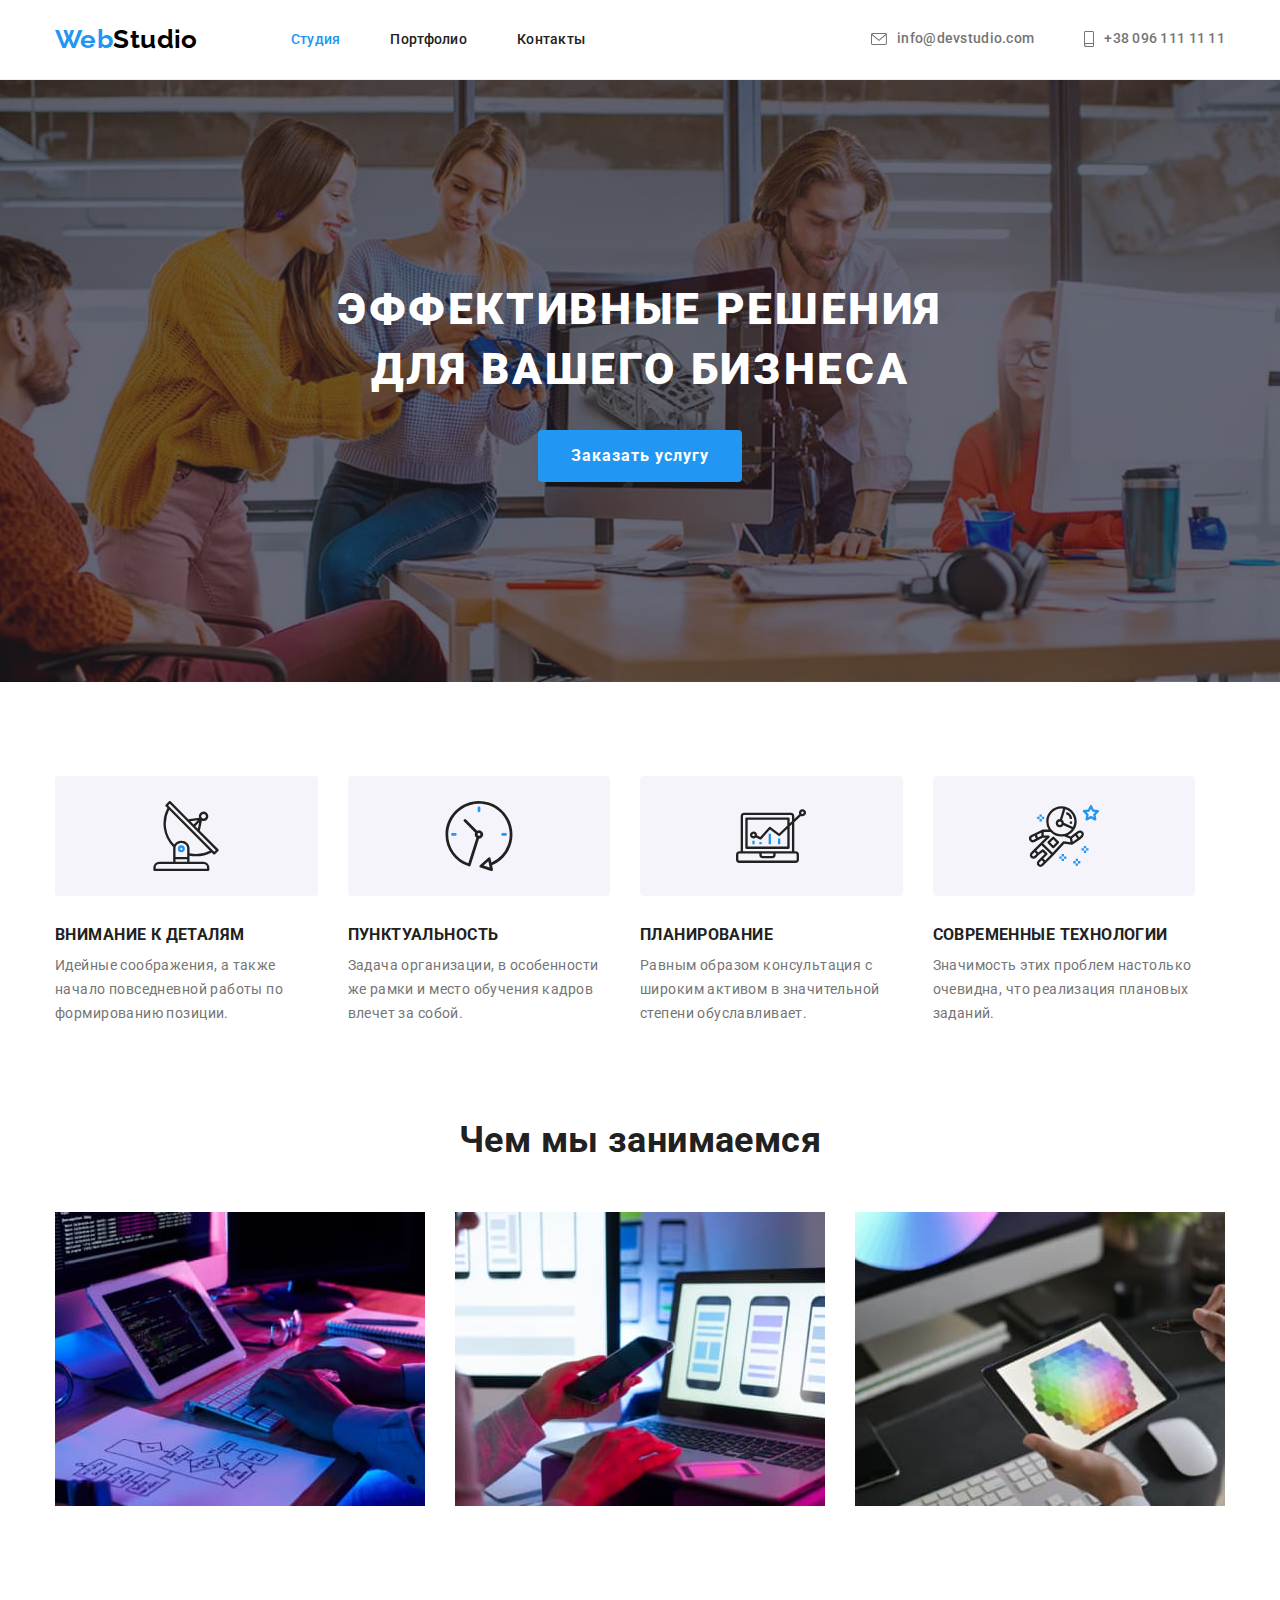
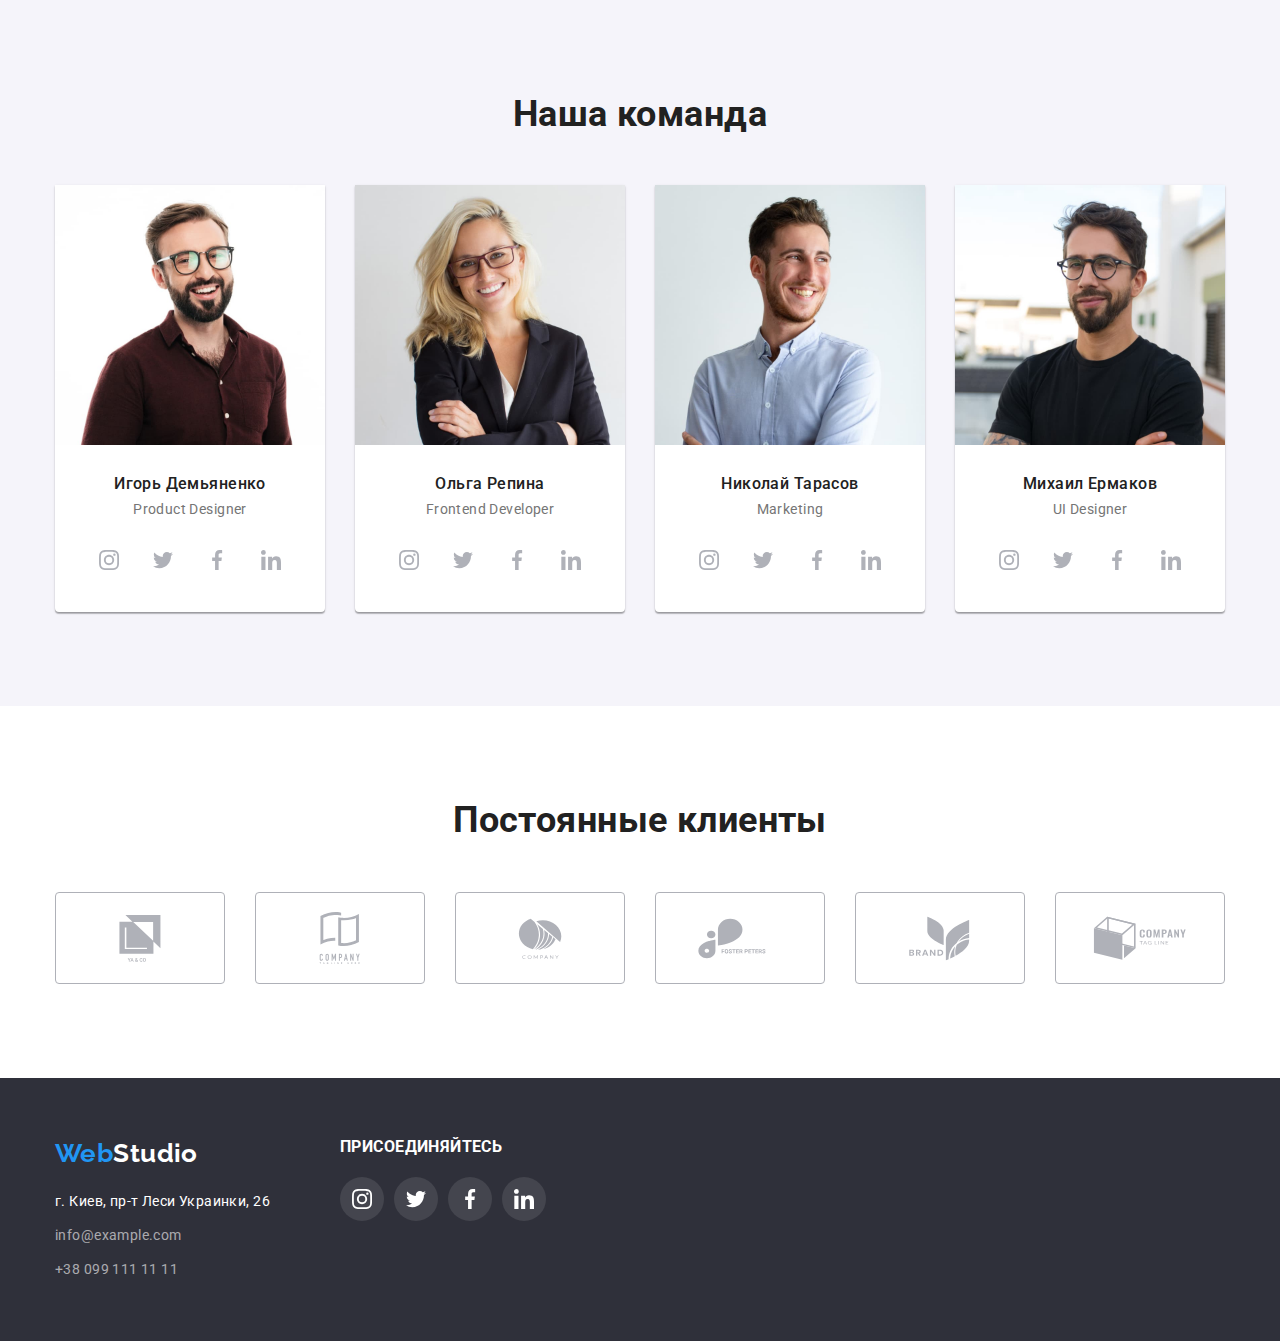
<file: index.html>
<!DOCTYPE html>
<html lang="ru">
<head>
    <meta charset="UTF-8">
    <meta http-equiv="X-UA-Compatible" content="IE=edge">
    <meta name="viewport" content="width=device-width, initial-scale=1.0">
    <link rel="preconnect" href="https://fonts.googleapis.com">
    <link rel="preconnect" href="https://fonts.gstatic.com" crossorigin>
    <link href="https://fonts.googleapis.com/css2?family=Raleway:wght@700&family=Roboto:wght@400;500;700;900&display=swap" rel="stylesheet">
    <title>Document</title>
    <link rel="stylesheet" href="https://cdnjs.cloudflare.com/ajax/libs/modern-normalize/1.1.0/modern-normalize.min.css">
    <link rel="stylesheet" href="./styles/styles.css">
</head>
<body>
    <!--Header-->
   <header class="header">
    <div class="container main-nav">
    <nav class="navigation">
    <a class="logo link" lang="en" href="./index.html"><span class="logo-color">Web</span>Studio</a>
    <ul class="nav list">
        <li class="nav-item"><a class="nav-link current link" href="">Студия</a></li>
        <li class="nav-item"><a class="nav-link link" href="./portfolio.html">Портфолио</a></li>
        <li class="nav-item"><a class="nav-link link" href="">Контакты</a></li>
    </ul>
    </nav>
    <ul class="contact list">
        <li class="contanct-item"><a class="contact-list link" href="mailto:info@devstudio.com">
            <svg class="contact-icon" width="16" height="12">
                <use href="./images/sprite.svg#icon-envelope"></use>
            </svg>
            info@devstudio.com</a>
        </li>
        <li class="contanct-item"><a class="contact-list link" href="tel:+380961111111">
            <svg class="contact-icon" width="10" height="16">
                <use href="./images/sprite.svg#icon-smartphone"></use>
            </svg>
            +38 096 111 11 11</a>
        </li>
    </ul>
    </div>
    </header>
   <main>
    <!--Main-Section-->
    <section class="main-section section" >
        <div class="container">
        <h1 class="main-section-item">Эффективные решения для вашего бизнеса</h1>
        <button class="button" type="button">Заказать услугу</button>
    </div>
    </section>
    <section class="section ">
        <!--Advantages-->
        <div class="container">
            <h2 class="visually-hidden">Преимущества</h2>
            <ul class="advantages list">
            <li class="menu-adv-item icon-antenna">
                <div class="adv-icon">
                    <svg class="adv-icon-item">
                        <use href="./images/sprite.svg#icon-antenna"></use>
                    </svg>
                </div>
            <h3 class="menu-adv-list">ВНИМАНИЕ К ДЕТАЛЯМ</h3>
            <p class="describing-text">Идейные соображения, а также начало повседневной работы по формированию позиции.</p>
            </li>
            <li class="menu-adv-item icon-clock">
                <div class="adv-icon">
                    <svg class="adv-icon-item">
                        <use href="./images/sprite.svg#icon-clock"></use>
                    </svg>
                </div>
            <h3 class="menu-adv-list">ПУНКТУАЛЬНОСТЬ</h3>
            <p class="describing-text">Задача организации, в особенности же рамки и место обучения кадров влечет за собой.</p>
            </li>
            <li class="menu-adv-item icon-diagrama">
                <div class="adv-icon">
                    <svg class="adv-icon-item">
                        <use href="./images/sprite.svg#icon-diagram"></use>
                    </svg>
                </div>
            <h3 class="menu-adv-list">ПЛАНИРОВАНИЕ</h3>
            <p class="describing-text">Равным образом консультация с широким активом в значительной степени обуславливает.</p>
            </li>
            <li class="menu-adv-item icon-astronaut">
                <div class="adv-icon" >
                    <svg class="adv-icon-item">
                        <use href="./images/sprite.svg#icon-astronaut"></use>
                    </svg>
                </div>
            <h3 class="menu-adv-list">СОВРЕМЕННЫЕ ТЕХНОЛОГИИ</h3>
            <p class="describing-text">Значимость этих проблем настолько очевидна, что реализация плановых заданий.</p>
            </li>
        </ul>
        </div>
    </section>
    <section class="section section-d">
        <!--What are we doing-->
        <div class="container">
        <h2 class="section-title">Чем мы занимаемся</h2>
        <ul class="section-list list">
            <li class="section-foto"><img src="./images/doing/box_1.jpg" alt="Работаем за компьютером" width="370" height="294"></li>
            <li class="section-foto"><img src="./images/doing/box_2.jpg" alt="Работаем в телефоне" width="370" height="294"></li>
            <li class="section-foto"><img src="./images/doing/box_3.jpg" alt="Работаем в планшете" width="370" height="294"></li>
        </ul>
        </div>
    </section>
    <section class="section section-c">
        <!--Our team-->
    <div class="container">
        <h2 class="section-title">Наша команда</h2>
        <ul class="team-list list">
            <li class="team-item">
                <img src="./images/team/team_card-1.jpg" alt="Фото команды" width="270" height="260">
                <h3 class="team-name">Игорь Демьяненко</h3>
                <p class="team-position" lang="en">Product Designer</p>
                <ul class="social_list-icon">
                    <li class="social_item-icon"><a href=""  class="social-link-icon">
                        <svg width="20" height="20">
                        <use href="./images/sprite.svg#icon-instagram-2"></use>
                    </svg>
                        </a>
                    </li>
                    <li class="social_item-icon"><a href=""  class="social-link-icon">
                        <svg width="20" height="20">
                        <use href="./images/sprite.svg#icon-twitter-1"></use>
                        </svg>
                        </a>
                    </li>
                    <li class="social_item-icon"><a href=""  class="social-link-icon">
                        <svg width="20" height="20">
                        <use href="./images/sprite.svg#icon-facebook-1"></use>
                        </svg>
                        </a>
                    </li>
                    <li class="social_item-icon"><a href=""  class="social-link-icon">
                        <svg width="20" height="20">
                        <use href="./images/sprite.svg#icon-linkedin-1"></use>
                    </svg>
                       </a>
                    </li>
                </ul>
            </li>
            <li class="team-item"><img src="./images/team/team_card-2.jpg" alt="Фото Команды" width="270" height="260">
                <h3 class="team-name">Ольга Репина</h3>
                <p class="team-position" lang="en">Frontend Developer</p>
                <ul class="social_list-icon">
                    <li class="social_item-icon"><a href=""  class="social-link-icon">
                        <svg width="20" height="20">
                        <use href="./images/sprite.svg#icon-instagram-2"></use>
                    </svg>
                        </a>
                    </li>
                    <li class="social_item-icon"><a href=""  class="social-link-icon">
                        <svg width="20" height="20">
                        <use href="./images/sprite.svg#icon-twitter-1"></use>
                        </svg>
                        </a>
                    </li>
                    <li class="social_item-icon"><a href=""  class="social-link-icon">
                        <svg width="20" height="20">
                        <use href="./images/sprite.svg#icon-facebook-1"></use>
                        </svg>
                        </a>
                    </li>
                    <li class="social_item-icon"><a href=""  class="social-link-icon">
                        <svg width="20" height="20">
                        <use href="./images/sprite.svg#icon-linkedin-1"></use>
                    </svg>
                       </a>
                    </li>
                </ul>
            </li>
            <li class="team-item"><img src="./images/team/team_card-3.jpg" alt="Фото Команды" width="270" height="260">
                <h3 class="team-name">Николай Тарасов</h3>
                <p class="team-position" lang="en">Marketing</p>
                <ul class="social_list-icon">
                    <li class="social_item-icon"><a href=""  class="social-link-icon">
                        <svg width="20" height="20">
                        <use href="./images/sprite.svg#icon-instagram-2"></use>
                    </svg>
                        </a>
                    </li>
                    <li class="social_item-icon"><a href=""  class="social-link-icon">
                        <svg width="20" height="20">
                        <use href="./images/sprite.svg#icon-twitter-1"></use>
                        </svg>
                        </a>
                    </li>
                    <li class="social_item-icon"><a href=""  class="social-link-icon">
                        <svg width="20" height="20">
                        <use href="./images/sprite.svg#icon-facebook-1"></use>
                        </svg>
                        </a>
                    </li>
                    <li class="social_item-icon"><a href=""  class="social-link-icon">
                        <svg width="20" height="20">
                        <use href="./images/sprite.svg#icon-linkedin-1"></use>
                    </svg>
                       </a>
                    </li>
                </ul>
            </li>
            <li class="team-item"><img src="./images/team/team_card-4.jpg" alt="Фото Команды" width="270" height="260">
                <h3 class="team-name">Михаил Ермаков</h3>
                <p class="team-position" lang="en">UI Designer</p>
                <ul class="social_list-icon">
                    <li class="social_item-icon"><a href=""  class="social-link-icon">
                        <svg width="20" height="20">
                        <use href="./images/sprite.svg#icon-instagram-2"></use>
                    </svg>
                        </a>
                    </li>
                    <li class="social_item-icon"><a href=""  class="social-link-icon">
                        <svg width="20" height="20">
                        <use href="./images/sprite.svg#icon-twitter-1"></use>
                        </svg>
                        </a>
                    </li>
                    <li class="social_item-icon"><a href=""  class="social-link-icon">
                        <svg width="20" height="20">
                        <use href="./images/sprite.svg#icon-facebook-1"></use>
                        </svg>
                        </a>
                    </li>
                    <li class="social_item-icon"><a href=""  class="social-link-icon">
                        <svg width="20" height="20">
                        <use href="./images/sprite.svg#icon-linkedin-1"></use>
                    </svg>
                       </a>
                    </li>
                </ul>
            </li>
        </ul>
    </div>
    </section>
    <section class="section client">
        <div class="container">
          <h2 class="section-title">Постоянные клиенты</h2>
          <ul class="client-list list">
            <li class="clients-list-item">
              <a class="clients-link" href="">
                <svg class="client-icon" widht="41" height="47">
                  <use href="./images/sprite.svg#icon-client_1"></use>
                </svg>
              </a>
            </li>
            <li class="clients-list-item">
              <a class="clients-link" href="">
                <svg class="client-icon" widht="40" height="52">
                  <use href="./images/sprite.svg#icon-client_2"></use>
                </svg>
              </a>
            </li>
            <li class="clients-list-item">
              <a class="clients-link" href=""
                ><svg class="client-icon" width="44" height="41">
                  <use href="./images/sprite.svg#icon-client_3"></use>
                </svg>
              </a>
            </li>
            <li class="clients-list-item">
              <a class="clients-link" href="">
                <svg class="client-icon" width="84" height="41">
                  <use href="./images/sprite.svg#icon-client_4"></use>
                </svg>
              </a>
            </li>
            <li class="clients-list-item">
              <a class="clients-link" href="">
                <svg class="client-icon" width="63" height="45">
                  <use href="./images/sprite.svg#icon-client_5"></use>
                </svg>
              </a>
            </li>
            <li class="clients-list-item">
              <a class="clients-link" href="">
                <svg class="client-icon" width="94" height="44">
                  <use href="./images/sprite.svg#icon-client_6"></use>
                </svg>
              </a>
            </li>
          </ul>
        </div>
      </section>
   </main>
   <footer class="footer">
    <!--Footer-->
<div class="container div-footer">
    <div>
    <a class="logo-footer link" lang="en" href="./index.html"><span class="logo-color">Web</span>Studio</a>
    <ul class="contact-us list">
        <li class="contact-us-list"><a class="contact-us-item link" href="https://goo.gl/maps/o7B5cLgCJzoSrLnL8" target="_blank">г. Киев, пр-т Леси Украинки, 26</a></li>
        <li class="contact-us-list"><a class="contact-us-item dark link" href="mailto:info@example.com">info@example.com</a></li>
        <li class="contact-us-list"><a class="contact-us-item dark link" href="tel:+380991111111">+38 099 111 11 11</a></li>
    </ul>
    </div>
    <div class="join-social">
        <h3 class="social-title">Присоединяйтесь</h3>
        <ul class="social_list list">
            <li class="social_list-item">
                <a href="" class="social-link">
                <svg width="20" height="20">
                    <use href="./images/sprite.svg#icon-instagram"></use>
                </svg>
            </a>
        </li>
            <li class="social_list-item"><a href="" class="social-link social-link-twitter">
                <svg width="20" height="20">
                    <use href="./images/sprite.svg#icon-twitter"></use>
                </svg>
            </a></li>
            <li class="social_list-item"><a href="" class="social-link social-link-facebook">
                <svg width="20" height="20">
                    <use href="./images/sprite.svg#icon-facebook"></use>
                </svg>
            </a>
        </li>
            <li class="social_list-item"><a href="" class="social-link social-link-in">
                <svg width="20" height="20">
                    <use href="./images/sprite.svg#icon-linkedin"></use>
                </svg>
            </a></li>
        </ul>
    </div>
</div>
   </footer>
</body>
</html>
</file>
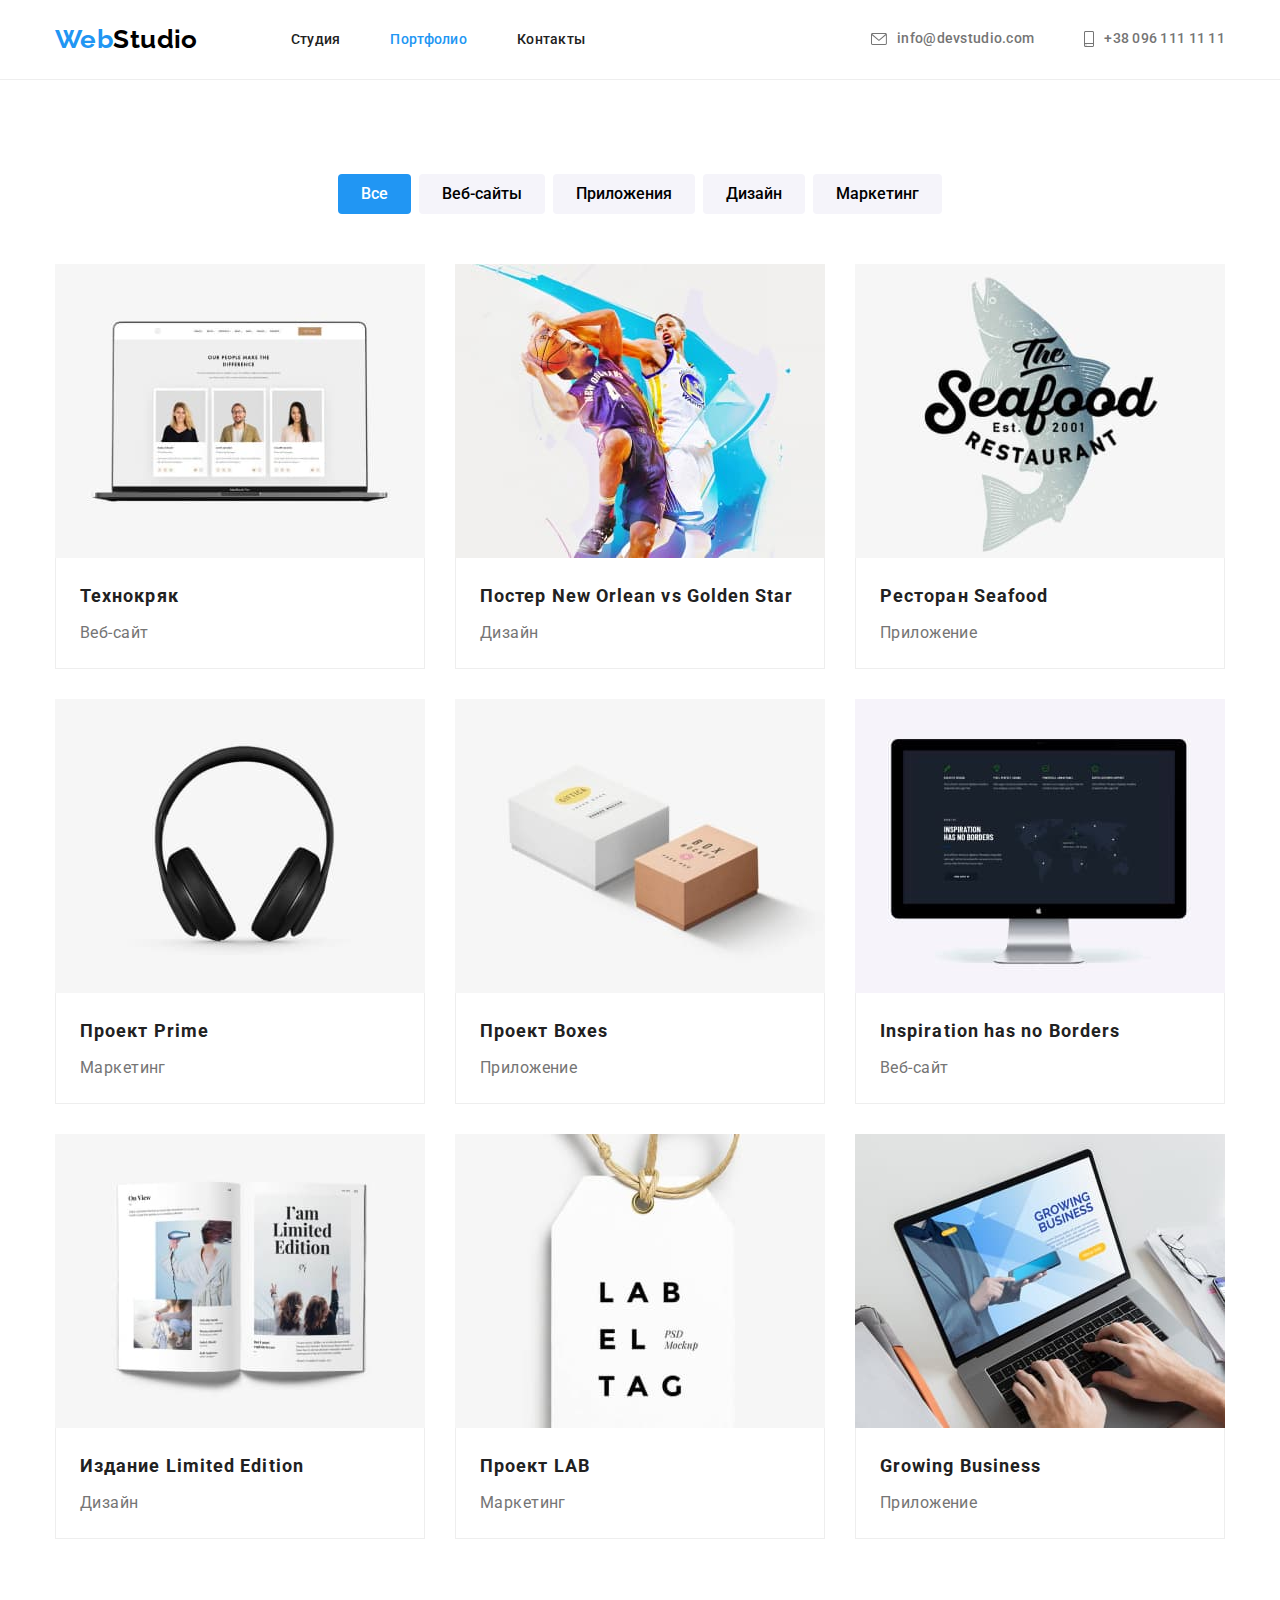
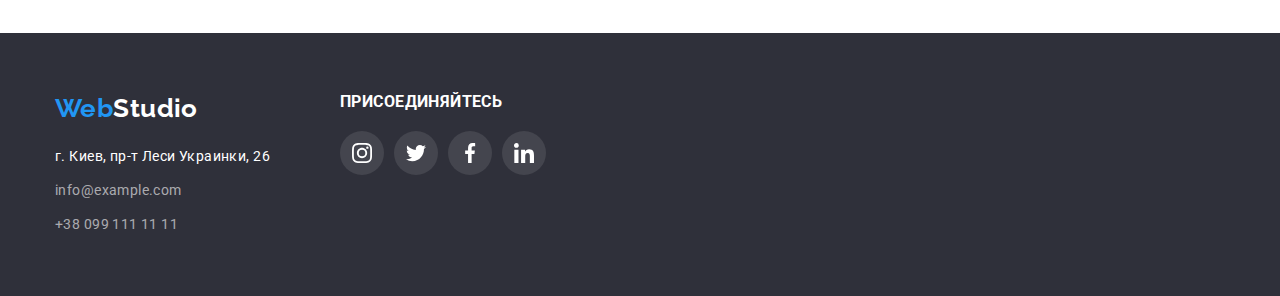
<file: portfolio.html>
<!DOCTYPE html>
<html lang="ru">
    <head>
        <meta charset="UTF-8">
        <meta http-equiv="X-UA-Compatible" content="IE=edge">
        <meta name="viewport" content="width=device-width, initial-scale=1.0">
        <link rel="preconnect" href="https://fonts.googleapis.com">
        <link rel="preconnect" href="https://fonts.gstatic.com" crossorigin>
        <link href="https://fonts.googleapis.com/css2?family=Raleway:wght@700&family=Roboto:wght@400;500;700;900&display=swap" rel="stylesheet">
        <title>Document</title>
        <link rel="stylesheet" href="https://cdnjs.cloudflare.com/ajax/libs/modern-normalize/1.1.0/modern-normalize.min.css">
        <link rel="stylesheet" href="./styles/styles.css">
    </head>
    <body>
        <!--Header-->
     <header class="header">
      <div class="container main-nav">
        <nav class="navigation">
         <a class="logo link" lang="en" href="./index.html"><span class="logo-color">Web</span>Studio</a>
        <ul class="nav list">
        <li class="nav-item"><a class="nav-link link" href="./index.html">Студия</a></li>
        <li class="nav-item"><a class="nav-link current link" href="./portfolio.html">Портфолио</a></li>
        <li class="nav-item"><a class="nav-link link" href="">Контакты</a></li>
       </ul>
        </nav>
       <ul class="contact list">
        <li class="contanct-item"><a class="contact-list link" href="mailto:info@devstudio.com">
            <svg class="contact-icon" width="16" height="12">
                <use href="./images/sprite.svg#icon-envelope"></use>
            </svg>
            info@devstudio.com</a>
    </li>
        <li class="contanct-item"><a class="contact-list link" href="tel:+380961111111">
            <svg class="contact-icon" width="10" height="16">
                <use href="./images/sprite.svg#icon-smartphone"></use>
            </svg>
            +38 096 111 11 11</a>
    </li>
        </ul>
      </div>
     </header>
        <main>
            <!--Portfolio-->
            <section class="section">
                <div class="container">
                <h1 class="visually-hidden">Наша Работа</h1>
                <ul class="section-but list">
                    <li class="site-button"><button class="button-link button-c" type="button">Все</button> </li>
                    <li class="site-button"><button class="button-link" type="button">Веб-сайты</button> </li>
                    <li class="site-button"><button class="button-link" type="button">Приложения</button> </li>
                    <li class="site-button"><button class="button-link" type="button">Дизайн</button> </li>
                    <li class="site-button"><button class="button-link" type="button">Маркетинг</button> </li>
                </ul>
                <ul class="site list ">
                    <li class="site-item"> <a class="link site-link" href=""><img src="./images/site/site-1.jpg" alt="Сайт" width="370" height="290">
                        <div class="site-content"><h2 class="site-list">Технокряк</h2>
                            <p class="site-text">Веб-сайт</p>
                        </div>
                    </a>
                    </li>
                    <li class="site-item"> <a class="link site-link" href=""><img src="./images/site/site-2.jpg" alt="Сайт" width="370" height="290">
                        <div class="site-content">
                            <h2 class="site-list">Постер New Orlean vs Golden Star</h2>
                            <p class="site-text">Дизайн</p>
                        </div>
                    </a>
                    </li>
                    <li class="site-item"> <a class="link site-link" href=""><img src="./images/site/site-3.jpg" alt="Сайт" width="370" height="290">
                        <div class="site-content">
                        <h2 class="site-list">Ресторан Seafood</h2>
                        <p class="site-text">Приложение</p>
                        </div>
                    </a>
                    </li>
                    <li class="site-item"> <a class="link site-link" href=""><img src="./images/site/site-4.jpg" alt="Сайт" width="370" height="290">
                        <div class="site-content">
                        <h2 class="site-list">Проект Prime</h2>
                        <p class="site-text">Маркетинг</p>
                        </div>
                    </a>
                    </li>
                    <li class="site-item"> <a class="link site-link" href=""><img src="./images/site/site-5.jpg" alt="Сайт" width="370" height="290">
                        <div class="site-content">
                            <h2 class="site-list">Проект Boxes</h2>
                        <p class="site-text">Приложение</p>
                        </div>
                    </a>
                    </li>
                    <li class="site-item"> <a class="link site-link" href=""><img src="./images/site/site-6.jpg" alt="Сайт" width="370" height="290">
                        <div class="site-content">
                        <h2 class="site-list">Inspiration has no Borders</h2>
                        <p class="site-text">Веб-сайт</p>
                        </div>
                    </a>
                    </li>
                    <li class="site-item "> <a class="link site-link" href=""><img src="./images/site/site-7.jpg" alt="Сайт" width="370" height="290">
                        <div class="site-content">
                        <h2 class="site-list">Издание Limited Edition</h2>
                        <p class="site-text">Дизайн</p>
                        </div>
                    </a>
                    </li>
                    <li class="site-item"> <a class="link site-link" href=""><img src="./images/site/site-8.jpg" alt="Сайт" width="370" height="290">
                        <div class="site-content">
                        <h2 class="site-list">Проект LAB</h2>
                        <p class="site-text">Маркетинг</p>
                        </div>
                    </a>
                    </li>
                    <li class="site-item"> <a class="link site-link" href=""><img src="./images/site/site-9.jpg" alt="Сайт" width="370" height="290">
                        <div class="site-content">
                        <h2 class="site-list">Growing Business</h2>
                        <p class="site-text">Приложение</p>
                        </div>
                    </a>
                    </li>
                </ul>
             </div>
            </section>
        </main>
        <footer class="footer">
            <!--Footer-->
            <div class="container div-footer">
                <div>
                <a class="logo-footer link" lang="en" href="./index.html"><span class="logo-color">Web</span>Studio</a>
                <ul class="contact-us list">
                    <li class="contact-us-list"><a class="contact-us-item link" href="https://goo.gl/maps/o7B5cLgCJzoSrLnL8" target="_blank">г. Киев, пр-т Леси Украинки, 26</a></li>
                    <li class="contact-us-list"><a class="contact-us-item dark link" href="mailto:info@example.com">info@example.com</a></li>
                    <li class="contact-us-list"><a class="contact-us-item dark link" href="tel:+380991111111">+38 099 111 11 11</a></li>
                </ul>
                </div>
                <div class="join-social">
                    <h3 class="social-title">Присоединяйтесь</h3>
                    <ul class="social_list list">
                        <li class="social_list-item">
                            <a href="" class="social-link">
                            <svg width="20" height="20">
                                <use href="./images/sprite.svg#icon-instagram"></use>
                            </svg>
                        </a>
                    </li>
                        <li class="social_list-item"><a href="" class="social-link social-link-twitter">
                            <svg width="20" height="20">
                                <use href="./images/sprite.svg#icon-twitter"></use>
                            </svg>
                        </a></li>
                        <li class="social_list-item"><a href="" class="social-link social-link-facebook">
                            <svg width="20" height="20">
                                <use href="./images/sprite.svg#icon-facebook"></use>
                            </svg>
                        </a>
                    </li>
                        <li class="social_list-item"><a href="" class="social-link social-link-in">
                            <svg width="20" height="20">
                                <use href="./images/sprite.svg#icon-linkedin"></use>
                            </svg>
                        </a>
                    </li>
                    </ul>
                </div>
            </div>
        </footer>
    </body>
</html>
</file>
<file: styles/styles.css>
html {
	box-sizing: border-box;
}

:root {
    --primary-text-color: #2196F3;
    --title-text-color: #FFFFFF;
    --accent-color: #757575;
    --icon-color: #AFB1B8;
}

h1,
h2,
h3,
h4,
h5,
h6,
p {
	margin: 0;
}

ul {
	list-style: none;
	padding-left: 0;
	margin: 0;
}

a {
	text-decoration: none;
	color: inherit;
}

img {
	display: block;
	max-width: 100%;
	height: auto;
}

address {
	font-style: normal;
}

button {
    cursor: pointer;
}

body {
font-family: 'Roboto',sans-serif;
letter-spacing: 0.03em;
font-size: 14px;
color:#212121 ;
background-color: var(--title-text-color);
}
.list {
    list-style: none;
    padding: 0;
    margin: 0
}

.link {
    text-decoration: none;
    padding: 0;
    margin: 0;
}

.container{
    margin-left: auto;
    margin-right: auto;
    width: 1200px;
    padding-left: 15px;
    padding-right: 15px;
}

.section {
    padding: 94px 0;
}
 
/*--------------Header--------------*/
.header {
    border-bottom: 1px solid #EEEEEE;
    padding: 24px 0;
}

.main-nav {
    display: flex;
    align-items: center;
}

.navigation {
    display: flex;
    align-items: center;
}

.logo{
font-family: 'Raleway',sans-serif;
font-weight: 700;
font-size: 26px;
line-height: 1.19;
color: #000;
margin-right: 93px;
}
.logo-color{
color: var(--primary-text-color)
}

.nav {
    display: flex;
    
}
.nav-item {
    margin-right: 50px;
}

.nav-item:last-child {
    margin-right: 0;
}

.nav-link {
font-weight: 500;
line-height: 1.14;
letter-spacing: 0.02em;
color: #212121;
}

.nav-link:hover,
.nav-link:focus {
color: var(--primary-text-color);
}

.current {
    color: var(--primary-text-color);
}

.contact{
    margin-top: 0;
    margin-bottom: 0;
    display: flex;
    margin-left: auto;
}

.contact, .contanct-item{
    margin-right: 50px;
}

.contact, .contanct-item:last-child {
    margin-right: 0;
}

.contact-list {
font-weight: 500;
line-height: 1.14;
letter-spacing: 0.02em;
color: var(--accent-color);
fill: var(--icon-color);
display: flex;
align-items: center;
}

.contact-list:hover,
.contact-list:focus {
color: var(--primary-text-color);
}

.contact-icon {
    margin-right: 10px;
    fill: currentColor;
}

.contact-icon:hover,
.contact-icon:focus {
    fill: var(--primary-text-color);
}

/*---------------Main-section--------------*/
.main-section{
    padding: 200px 0;
    text-align: center;
    background-color:#C4C4C4;
    background-image: linear-gradient(
        to right, 
        rgba(47, 48, 58, 0.4), 
        rgba(47, 48, 58, 0.4)
        ), 
        url(../images/hero-img/bg_img.jpg);
    background-size: cover;
    background-repeat: no-repeat;
    background-position: center;
    max-width: 1600px;
    margin-left: auto;
    margin-right: auto;

}
 

.main-section-item {
    margin-top: 0;
    margin-bottom: 30px;
    margin-left: auto;
    margin-right: auto;
    font-weight: 900;
    font-size: 44px;
    line-height: 1.36;
    letter-spacing: 0.06em;
    text-transform: uppercase;
    color: var(--title-text-color);
    width: 700px;
    
}

.button {
    display: inline-block;
    border-radius: 4px;
    border: 1px solid transparent;
    padding: 10px 32px;
    min-width: 200;
    height: 50;
    font-weight: 700;
    font-size: 16px;
    line-height: 1.87;
    align-items: center;
    letter-spacing: 0.06em;
    color: var(--title-text-color);
    background-color: var(--primary-text-color);
}

.button:hover,
.button:focus {
background-color: #188CE8;
}


/*----------------Advanteges-----------------*/
.visually-hidden {
    position: absolute;
    white-space: nowrap;
    width: 1px;
    height: 1px;
    overflow: hidden;
    border: 0;
    padding: 0;
    clip: rect(0 0 0 0);
    clip-path: inset(50%);
    margin: -1px;
}

.advantages {
    display: flex;
}

.menu-adv-item {
    width: 270px;
    margin-right: 30px;
}



.menu-adv-list {
    margin-top: 0;
    margin-bottom: 10px;
font-weight: 700;
line-height: 1.14;
text-transform: uppercase;
margin-top: 0;
margin-bottom: 10;
}

.describing-text {
    font-weight: 400;
    line-height: 1.71;
    color: var(--accent-color);
    margin-top: 0;
    margin-bottom: 0;
}

.adv-icon {
    display: flex;
    flex-wrap: wrap;
    align-content: center;
    justify-content: center;
    height: 120px;
    
  
    background:#F5F4FA;
    border-radius: 4px;
    margin-bottom: 30px;
}

.adv-icon-item {
    width: 70px;
    height: 70px;
}

/*-----------------What are we doing-----------------*/
.section-d {
    padding-top: 0;
}

.section-list {
display: flex;
}

.section-title {
    margin-top: 0;
    margin-bottom: 50px;
font-size: 36px;
line-height: 1.16;
text-align: center;
}

.section-foto{
padding-right: 30px;
}

.section-foto:last-child{
    padding-right: 0;
}


/*----------Our team--------------*/
.section-c {
    background-color: #F5F4FA;
}

.team-list {
    display: flex;
   
}

.team-item {
    margin-right: 30px;
    /* width: 270px;
    height: 368px; */
    text-align: center;
    background: var(--title-text-color);

box-shadow: 0px 1px 3px rgba(0, 0, 0, 0.12), 0px 1px 1px rgba(0, 0, 0, 0.14), 0px 2px 1px rgba(0, 0, 0, 0.2);
border-radius: 0px 0px 4px 4px;
}

.team-item:last-child {
    margin-right: 0;
}

.team-name {
    padding-top: 30px;
    margin-bottom: 4px;
font-style: normal;
font-weight: 500;
font-size: 16px;
line-height: 1.18;
}
.team-position{
    padding-top: 0;
    padding-bottom: 16px;
    font-weight: 400;
    line-height: 1.71;
    color: var(--accent-color);
}

.social_list-icon {
    display: flex;
    gap: 10px;
    justify-content: center;
    margin: 0px;
    padding-bottom: 30px;
}

.social_item-icon {
    display: flex;
    justify-content: center;
}

.social-link-icon {
    width: 44px;
  height: 44px;
  border-radius: 50%;
  display: flex;
  align-items: center;
  justify-content: center;
  fill: var(--icon-color);
}

.social-link-icon:hover,
.social-link-icon:focus {
  fill: var(--title-text-color);
  background: var(--primary-text-color);
}

/* Regular customers */
.client-list {
  display: flex;
  justify-content: center;
  gap: 30px;
}

.clients-list-item {
  width: calc((100% - 150px) / 6);
}

.clients-link {
  display: flex;
  flex-wrap: wrap;
  height: 92px;
  border: 1px solid var(--icon-color);
  border-radius: 4px;
  align-content: center;
  justify-content: center;
  fill: var(--icon-color);
}

.clients-link:hover,
.clients-link:focus {
  fill: var(--primary-text-color);
  border: 1px solid var(--primary-text-color);
}


/*Footer*/

.div-footer {
    display: flex;

}

.footer {
background-color: #2F303A;
padding: 60px 0;
}


.logo-footer {
    display: block;
    margin-bottom: 20px;
    font-family: 'Raleway',sans-serif;
    font-weight: 700;
    font-size: 26px;
    line-height: 1.19;
    color: var(--title-text-color);
}

.contact-us-item{
font-style: normal;
font-weight: 400;
line-height: 24px;
color: var(--title-text-color);
}

.contact-us-list {
    margin-bottom: 10px;
}

.contact-us-list:last-child{
    margin-bottom: 0;
}

.dark{
    color: rgba(255, 255, 255, 0.6);
    ;
}

.dark:hover,
.dark:focus {
    color: var(--primary-text-color);
}


.join-social {
    margin-left: 70px;
}

.social-title {
    display: flex;
    margin-bottom: 20px;
line-height: 1.14;
text-transform: uppercase;
color: var(--title-text-color);
}

.social_list {
    display: flex;
    flex-wrap: wrap;
    align-items: center;
    justify-content: center;
    gap: 10px;
   
}

.social-list-item {
    display: flex;
    flex-wrap: wrap;
    width: 44px;
    height: 44px;
    border-radius: 50%;
    background: #44454E;
    flex-wrap: wrap;
  }

.social-link {
    display: flex;
    justify-content: center;
    align-items: center;
    width: 44px;
    height: 44px;
    border-radius: 50%;
    background-color: #44454E;
}

.social-link:hover,
.social-link:focus {
  background: var(--primary-text-color);
}

/*Portfolio*/

.button-link{
    display: inline-block;
    border: 1px solid transparent;
    border-radius: 4px;
    padding: 6px 22px;
    min-width: 130;
    height: 40;
    font-weight: 500;
     font-size: 16px;
     line-height: 1.62;

     text-align: center;
     background: #F5F4FA;
    
     
     border-radius: 4px;
    
}

.section-but {
    display:flex ;
    text-align: center;
    justify-content: center;
    margin-bottom: 50px;
}

.site-button {
   margin-right: 8px;
   align-content: center;

}

.site-button:last-child{
    margin-right: 0;
}

.button-link:hover,
.button-link:focus {
color: var(--title-text-color);
 background-color: var(--primary-text-color);
 box-shadow: 0px 3px 1px rgba(0, 0, 0, 0.1), 0px 1px 2px rgba(0, 0, 0, 0.08), 0px 2px 2px rgba(0, 0, 0, 0.12);
border-radius: 4px;
}

.button-c {
    background-color: var(--primary-text-color);
    color: var(--title-text-color);
}

.site {
    display: flex;
    flex-wrap: wrap;
}

.site-item {
    width:370px;
    margin-right: 30px;
    margin-bottom: 30px;
}

.site-link {
   display: block;
}
.site-link:hover,
.site-link:focus {
    background: var(--title-text-color);

box-shadow: 0px 1px 3px rgba(0, 0, 0, 0.12), 0px 1px 1px rgba(0, 0, 0, 0.14), 0px 2px 1px rgba(0, 0, 0, 0.2);
border-radius: 0px 0px 4px 4px;
}



.img-link {
    width: 370;
    height: 110px;
}

.site-item:nth-child(3n){
    margin-right: 0;
}

.site-item:nth-last-child(-n+3) {
margin-bottom: 0;
}
   
.site-content {
    margin-bottom: 0;
    margin-top: 0;
    padding: 20px 24px;
    border-bottom: 1px solid #EEEEEE;
    border-left: 1px solid #EEEEEE;
    border-right: 1px solid #EEEEEE;
}

.site-list{
    font-size: 18px;
    line-height: 2;
    letter-spacing: 0.06em;
    color: #212121;
    margin-bottom: 4px;

    
}

.site-text{
    font-weight: 400;
    font-size: 16px;
    line-height: 1.87;
    color: var(--accent-color); 
}
</file>
